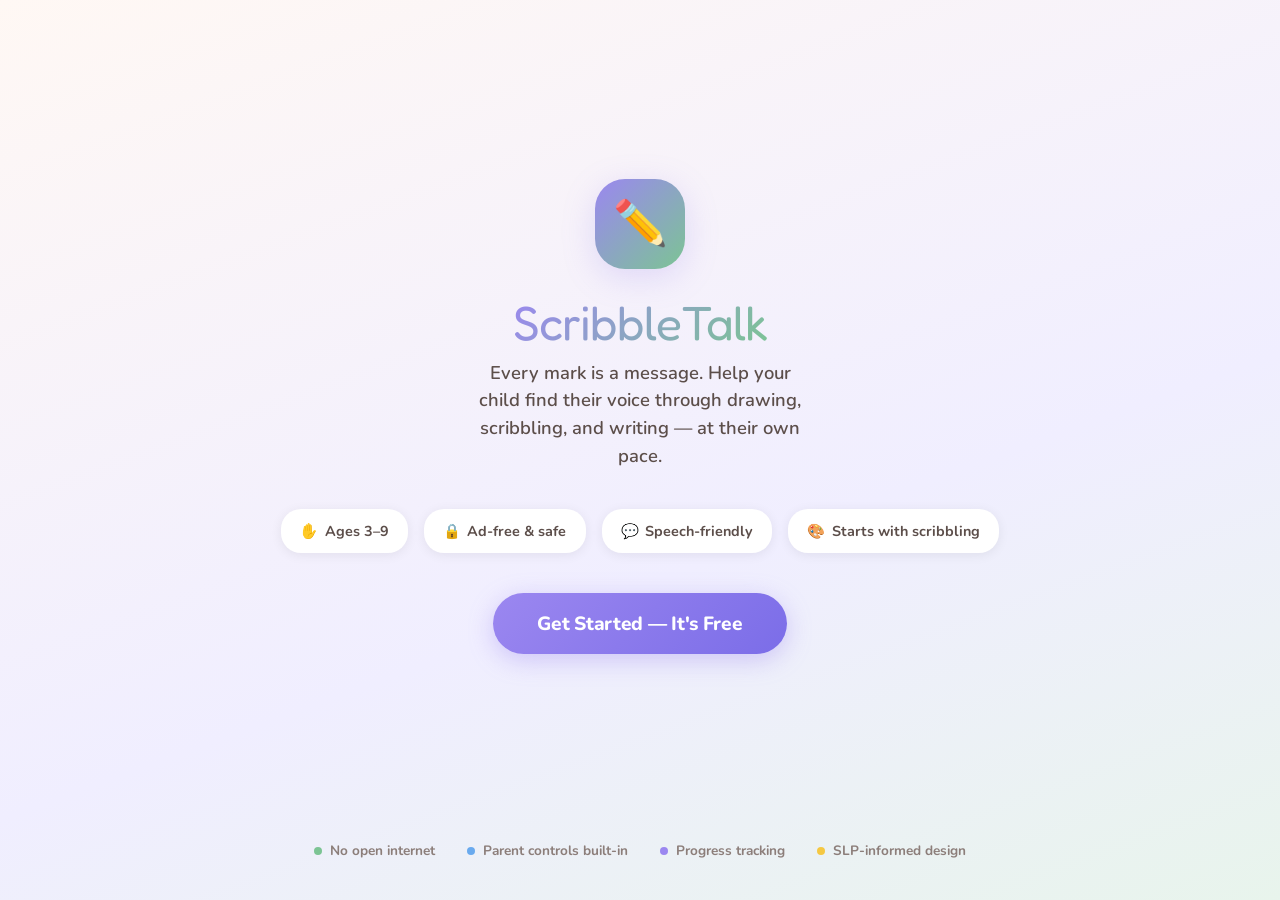
<file: scribbletalk_mvp.html>
<!DOCTYPE html>
<html lang="en">
<head>
<meta charset="UTF-8">
<meta name="viewport" content="width=device-width, initial-scale=1.0">
<title>ScribbleTalk</title>
<link href="https://fonts.googleapis.com/css2?family=Nunito:wght@400;600;700;800;900&family=Fredoka+One&display=swap" rel="stylesheet">
<style>
  *{box-sizing:border-box;margin:0;padding:0}
  :root{
    --peach:#FFF0E8;--peach2:#FFD9C2;--peach3:#FFBB99;
    --sage:#E8F4EC;--sage2:#B8DFC4;--sage3:#7CC494;
    --sky:#E8F2FF;--sky2:#B8D4F8;--sky3:#6AAAEE;
    --lavender:#F0EEFF;--lavender2:#CEC4F8;--lavender3:#9B87F0;
    --sun:#FFF8E0;--sun2:#FFE89A;--sun3:#F5C842;
    --ink:#2D2320;--ink2:#5C4E4A;--ink3:#8C7E7A;
    --white:#FFFFFF;--radius:20px;--radius-lg:28px;
  }
  body{font-family:'Nunito',sans-serif;background:#FAF7F4;color:var(--ink);min-height:100vh;overflow-x:hidden}
  .screen{display:none;min-height:100vh;animation:fadeIn 0.4s ease}
  .screen.active{display:flex;flex-direction:column}
  @keyframes fadeIn{from{opacity:0;transform:translateY(8px)}to{opacity:1;transform:translateY(0)}}

  /* ---- LANDING ---- */
  #landing{background:linear-gradient(160deg,#FFF8F4 0%,#F0EEFF 60%,#E8F4EC 100%);padding:0;overflow:hidden}
  .land-hero{display:flex;flex-direction:column;align-items:center;justify-content:center;padding:3rem 2rem 2rem;text-align:center;flex:1}
  .logo-mark{width:90px;height:90px;background:linear-gradient(135deg,var(--lavender3),var(--sage3));border-radius:30px;display:flex;align-items:center;justify-content:center;margin:0 auto 1.5rem;box-shadow:0 8px 32px rgba(155,135,240,0.25);position:relative}
  .logo-squiggle{font-size:44px;line-height:1}
  .brand-name{font-family:'Fredoka One',cursive;font-size:3rem;letter-spacing:-1px;background:linear-gradient(135deg,var(--lavender3),var(--sage3));-webkit-background-clip:text;-webkit-text-fill-color:transparent;background-clip:text;margin-bottom:.5rem}
  .brand-tag{font-size:1.15rem;color:var(--ink2);font-weight:600;margin-bottom:2.5rem;line-height:1.5;max-width:340px}
  .hero-scribbles{display:flex;gap:1rem;margin-bottom:2.5rem;flex-wrap:wrap;justify-content:center}
  .hero-scribble{background:var(--white);border-radius:var(--radius);padding:.75rem 1.2rem;font-size:.9rem;font-weight:700;color:var(--ink2);box-shadow:0 2px 12px rgba(0,0,0,0.07);display:flex;align-items:center;gap:.4rem}
  .cta-btn{background:linear-gradient(135deg,var(--lavender3),#7B6DE8);color:white;border:none;padding:1.1rem 2.8rem;border-radius:50px;font-size:1.2rem;font-weight:800;font-family:'Nunito',sans-serif;cursor:pointer;box-shadow:0 6px 24px rgba(155,135,240,0.4);transition:all 0.2s;letter-spacing:-.3px}
  .cta-btn:hover{transform:translateY(-2px);box-shadow:0 10px 32px rgba(155,135,240,0.5)}
  .cta-btn:active{transform:scale(0.97)}
  .land-trust{display:flex;gap:2rem;justify-content:center;padding:1.5rem 2rem 2.5rem;flex-wrap:wrap}
  .trust-item{display:flex;align-items:center;gap:.5rem;font-size:.85rem;font-weight:700;color:var(--ink3)}
  .trust-dot{width:8px;height:8px;border-radius:50%}

  /* ---- ONBOARDING ---- */
  #onboard{background:var(--white);padding:2rem}
  .ob-header{text-align:center;margin-bottom:2rem}
  .ob-step{font-size:.85rem;font-weight:700;color:var(--lavender3);text-transform:uppercase;letter-spacing:.05em;margin-bottom:.5rem}
  .ob-title{font-size:1.75rem;font-weight:800;color:var(--ink);margin-bottom:.5rem}
  .ob-sub{font-size:1rem;color:var(--ink2);line-height:1.6}
  .ob-form{max-width:440px;margin:0 auto;display:flex;flex-direction:column;gap:1rem}
  .field-label{font-size:.9rem;font-weight:700;color:var(--ink2);margin-bottom:.3rem}
  .field-input{width:100%;padding:.85rem 1.1rem;border:2px solid #EDE8E4;border-radius:14px;font-size:1rem;font-family:'Nunito',sans-serif;color:var(--ink);background:var(--white);transition:border-color 0.2s;outline:none}
  .field-input:focus{border-color:var(--lavender3)}
  .field-group{display:flex;flex-direction:column}
  .age-chips{display:flex;gap:.75rem;flex-wrap:wrap;margin-top:.5rem}
  .age-chip{padding:.5rem 1.2rem;border-radius:50px;border:2px solid #EDE8E4;font-size:.9rem;font-weight:700;cursor:pointer;transition:all 0.15s;background:var(--white);color:var(--ink2)}
  .age-chip.sel{background:var(--lavender3);border-color:var(--lavender3);color:white}
  .ob-next{width:100%;padding:1rem;background:linear-gradient(135deg,var(--lavender3),#7B6DE8);color:white;border:none;border-radius:14px;font-size:1.1rem;font-weight:800;font-family:'Nunito',sans-serif;cursor:pointer;margin-top:.5rem;transition:all 0.2s}
  .ob-next:hover{transform:translateY(-1px)}
  .ob-back{background:none;border:none;color:var(--ink3);font-size:.9rem;font-weight:600;font-family:'Nunito',sans-serif;cursor:pointer;padding:.5rem;margin-top:.5rem}
  .goals-grid{display:grid;grid-template-columns:1fr 1fr;gap:.75rem;margin-top:.5rem}
  .goal-card{padding:.85rem;border:2px solid #EDE8E4;border-radius:14px;cursor:pointer;transition:all 0.15s;text-align:left}
  .goal-card.sel{border-color:var(--sage3);background:var(--sage)}
  .goal-card .goal-icon{font-size:1.4rem;margin-bottom:.3rem}
  .goal-card .goal-name{font-size:.9rem;font-weight:700;color:var(--ink)}

  /* ---- CHILD HOME ---- */
  #child-home{background:linear-gradient(180deg,#FFF8F4 0%,#F4F0FF 100%);padding:1.5rem}
  .child-greeting{text-align:center;margin-bottom:2rem}
  .child-name-big{font-family:'Fredoka One',cursive;font-size:2.5rem;color:var(--ink);margin-bottom:.25rem}
  .child-sub{font-size:1rem;color:var(--ink2);font-weight:600}
  .child-activities{display:flex;flex-direction:column;gap:1rem;max-width:480px;margin:0 auto}
  .activity-card{border-radius:var(--radius-lg);padding:1.4rem 1.5rem;display:flex;align-items:center;gap:1.2rem;cursor:pointer;transition:all 0.2s;border:3px solid transparent;position:relative;overflow:hidden}
  .activity-card:hover{transform:scale(1.02);box-shadow:0 8px 32px rgba(0,0,0,0.1)}
  .activity-card:active{transform:scale(0.98)}
  .activity-card.scribble{background:linear-gradient(135deg,#FFF0E8,#FFD9C2);border-color:var(--peach3)}
  .activity-card.trace{background:linear-gradient(135deg,#E8F2FF,#B8D4F8);border-color:var(--sky3)}
  .activity-card.words{background:linear-gradient(135deg,#E8F4EC,#B8DFC4);border-color:var(--sage3)}
  .activity-card.draw{background:linear-gradient(135deg,#F0EEFF,#CEC4F8);border-color:var(--lavender3)}
  .act-icon{width:60px;height:60px;border-radius:18px;background:rgba(255,255,255,0.7);display:flex;align-items:center;justify-content:center;font-size:2rem;flex-shrink:0}
  .act-text .act-title{font-family:'Fredoka One',cursive;font-size:1.4rem;color:var(--ink);margin-bottom:.1rem}
  .act-text .act-desc{font-size:.85rem;color:var(--ink2);font-weight:600}
  .parent-corner{position:fixed;top:1rem;right:1rem;background:rgba(255,255,255,0.9);border:2px solid #EDE8E4;border-radius:50px;padding:.4rem 1rem;font-size:.8rem;font-weight:700;color:var(--ink2);cursor:pointer;z-index:100;backdrop-filter:blur(8px)}

  /* ---- SCRIBBLE CANVAS ---- */
  #scribble{background:#FAFAF8;padding:0;position:relative}
  .canvas-header{display:flex;align-items:center;gap:1rem;padding:1rem 1.5rem;background:white;border-bottom:2px solid #F0EDE8}
  .back-btn{width:44px;height:44px;border-radius:14px;border:2px solid #EDE8E4;background:white;cursor:pointer;display:flex;align-items:center;justify-content:center;font-size:1.3rem;flex-shrink:0;transition:background 0.15s}
  .back-btn:hover{background:#F5F0EC}
  .canvas-title{font-family:'Fredoka One',cursive;font-size:1.5rem;color:var(--ink);flex:1}
  .canvas-wrap{flex:1;position:relative;overflow:hidden}
  canvas#drawCanvas{width:100%;height:100%;touch-action:none;cursor:crosshair;display:block}
  .tools-panel{display:flex;flex-direction:column;position:absolute;right:1rem;top:1rem;gap:.6rem;background:white;border-radius:20px;padding:.75rem .6rem;box-shadow:0 4px 20px rgba(0,0,0,0.1)}
  .tool-btn{width:44px;height:44px;border-radius:12px;border:2px solid #EDE8E4;background:white;cursor:pointer;display:flex;align-items:center;justify-content:center;font-size:1.3rem;transition:all 0.15s}
  .tool-btn:hover,.tool-btn.active{background:var(--lavender);border-color:var(--lavender3)}
  .color-panel{display:flex;position:absolute;left:1rem;bottom:1rem;gap:.6rem;background:white;border-radius:50px;padding:.65rem .75rem;box-shadow:0 4px 20px rgba(0,0,0,0.1)}
  .color-dot{width:36px;height:36px;border-radius:50%;cursor:pointer;border:3px solid transparent;transition:all 0.15s;flex-shrink:0}
  .color-dot.active,.color-dot:hover{transform:scale(1.2);border-color:var(--ink)}
  .size-panel{position:absolute;left:1rem;top:1rem;display:flex;gap:.5rem;background:white;border-radius:50px;padding:.5rem .75rem;box-shadow:0 4px 20px rgba(0,0,0,0.1)}
  .size-btn{border:2px solid #EDE8E4;background:white;border-radius:50px;cursor:pointer;display:flex;align-items:center;justify-content:center;transition:all 0.15s;padding:.3rem .7rem;font-size:.8rem;font-weight:700;color:var(--ink2)}
  .size-btn.active{background:var(--lavender);border-color:var(--lavender3);color:var(--ink)}
  .celebrate-msg{position:absolute;top:50%;left:50%;transform:translate(-50%,-50%);background:white;border-radius:var(--radius-lg);padding:2rem 3rem;text-align:center;box-shadow:0 16px 48px rgba(0,0,0,0.15);display:none;z-index:10;animation:popIn 0.4s ease}
  @keyframes popIn{from{opacity:0;transform:translate(-50%,-50%) scale(0.8)}to{opacity:1;transform:translate(-50%,-50%) scale(1)}}
  .celebrate-emoji{font-size:3rem;margin-bottom:.5rem}
  .celebrate-text{font-family:'Fredoka One',cursive;font-size:1.6rem;color:var(--ink)}
  .celebrate-sub{font-size:.9rem;color:var(--ink2);font-weight:600;margin-top:.3rem}
  .celebrate-close{margin-top:1rem;padding:.6rem 1.5rem;background:linear-gradient(135deg,var(--lavender3),#7B6DE8);color:white;border:none;border-radius:50px;font-size:1rem;font-weight:700;font-family:'Nunito',sans-serif;cursor:pointer}

  /* ---- TRACING ---- */
  #tracing{background:#F4F9FF;padding:0}
  .trace-header{display:flex;align-items:center;gap:1rem;padding:1rem 1.5rem;background:white;border-bottom:2px solid #E8F0F8}
  .letter-picker{display:flex;gap:.6rem;padding:.75rem 1.5rem;overflow-x:auto;background:white;border-bottom:2px solid #E8F0F8}
  .letter-chip{width:52px;height:52px;border-radius:14px;border:2px solid #D8E8F4;background:white;cursor:pointer;display:flex;align-items:center;justify-content:center;font-family:'Fredoka One',cursive;font-size:1.5rem;color:var(--ink2);flex-shrink:0;transition:all 0.15s}
  .letter-chip.active{background:var(--sky2);border-color:var(--sky3);color:var(--ink)}
  .trace-area{flex:1;display:flex;flex-direction:column;align-items:center;justify-content:center;padding:1.5rem;gap:1.5rem}
  .trace-instructions{text-align:center;background:white;border-radius:var(--radius);padding:1rem 1.5rem;box-shadow:0 2px 12px rgba(0,0,0,0.06);max-width:360px;width:100%}
  .trace-instr-text{font-size:1rem;font-weight:700;color:var(--ink2)}
  .trace-canvas-wrap{background:white;border-radius:var(--radius-lg);padding:1rem;box-shadow:0 4px 24px rgba(0,0,0,0.08);position:relative;width:100%;max-width:400px}
  canvas#traceCanvas{display:block;width:100%;border-radius:12px}
  .trace-actions{display:flex;gap:1rem;justify-content:center}
  .trace-action-btn{padding:.75rem 1.75rem;border-radius:50px;border:none;font-size:1rem;font-weight:800;font-family:'Nunito',sans-serif;cursor:pointer;transition:all 0.2s}
  .ta-clear{background:#F0EDE8;color:var(--ink2)}
  .ta-next{background:linear-gradient(135deg,var(--sky3),#4E8ED4);color:white;box-shadow:0 4px 16px rgba(110,170,238,0.4)}
  .sound-btn{width:52px;height:52px;border-radius:50%;background:linear-gradient(135deg,var(--sun2),var(--sun3));border:none;cursor:pointer;font-size:1.4rem;display:flex;align-items:center;justify-content:center;box-shadow:0 4px 16px rgba(245,200,66,0.4);transition:all 0.2s;flex-shrink:0}
  .sound-btn:active{transform:scale(0.9)}

  /* ---- PARENT DASHBOARD ---- */
  #dashboard{background:#F8F5FF;padding:0}
  .dash-header{background:linear-gradient(135deg,var(--lavender3),#7B6DE8);padding:1.5rem;color:white}
  .dash-title{font-family:'Fredoka One',cursive;font-size:1.8rem;margin-bottom:.25rem}
  .dash-sub{font-size:.9rem;opacity:.85;font-weight:600}
  .dash-body{padding:1.5rem;display:flex;flex-direction:column;gap:1.5rem;flex:1;overflow-y:auto}
  .dash-section{background:white;border-radius:var(--radius-lg);padding:1.25rem;box-shadow:0 2px 12px rgba(155,135,240,0.08)}
  .dash-section-title{font-size.9rem;font-weight:800;color:var(--ink);margin-bottom:1rem;display:flex;align-items:center;gap:.5rem}
  .metrics-row{display:grid;grid-template-columns:1fr 1fr 1fr;gap:.75rem}
  .metric-card{background:var(--lavender);border-radius:14px;padding:.85rem;text-align:center}
  .metric-num{font-family:'Fredoka One',cursive;font-size:2rem;color:var(--lavender3)}
  .metric-label{font-size:.75rem;font-weight:700;color:var(--ink2);margin-top:.1rem}
  .progress-bars{display:flex;flex-direction:column;gap:.85rem}
  .prog-item{display:flex;flex-direction:column;gap:.3rem}
  .prog-top{display:flex;justify-content:space-between;align-items:center}
  .prog-name{font-size:.9rem;font-weight:700;color:var(--ink)}
  .prog-pct{font-size:.85rem;font-weight:700;color:var(--ink3)}
  .prog-bar-bg{height:10px;background:#EDE8E4;border-radius:50px;overflow:hidden}
  .prog-bar-fill{height:100%;border-radius:50px;transition:width 1s ease}
  .activity-list{display:flex;flex-direction:column;gap:.75rem}
  .act-log{display:flex;align-items:center;gap.75rem;padding:.75rem;background:#FAFAF8;border-radius:12px;gap:.75rem}
  .act-log-icon{font-size:1.3rem;width:36px;text-align:center}
  .act-log-text{flex:1}
  .act-log-name{font-size:.9rem;font-weight:700;color:var(--ink)}
  .act-log-time{font-size:.8rem;color:var(--ink3);font-weight:600}
  .act-log-badge{font-size:.75rem;font-weight:700;padding:.2rem .7rem;border-radius:50px}
  .badge-great{background:var(--sage);color:#0F6E56}
  .badge-good{background:var(--sky);color:#185FA5}
  .settings-list{display:flex;flex-direction:column;gap:.5rem}
  .setting-row{display:flex;align-items:center;justify-content:space-between;padding:.75rem;background:#FAFAF8;border-radius:12px}
  .setting-name{font-size:.9rem;font-weight:700;color:var(--ink)}
  .toggle{width:48px;height:26px;background:#DDD;border-radius:50px;cursor:pointer;position:relative;transition:background 0.2s}
  .toggle.on{background:var(--sage3)}
  .toggle::after{content:'';position:absolute;top:3px;left:3px;width:20px;height:20px;background:white;border-radius:50%;transition:left 0.2s;box-shadow:0 2px 4px rgba(0,0,0,0.2)}
  .toggle.on::after{left:25px}
  .tip-card{background:linear-gradient(135deg,var(--sun),var(--sun2));border-radius:var(--radius);padding:1rem 1.25rem;display:flex;gap:1rem;align-items:flex-start}
  .tip-icon{font-size:1.4rem;flex-shrink:0;margin-top:.1rem}
  .tip-text{font-size:.9rem;font-weight:700;color:var(--ink2);line-height:1.5}
  .nav-tabs{display:flex;gap:.5rem;padding:0 1.5rem;background:white;border-bottom:2px solid #EDE8E4;overflow-x:auto}
  .nav-tab{padding:.75rem 1.25rem;font-size:.85rem;font-weight:700;color:var(--ink3);cursor:pointer;border-bottom:3px solid transparent;white-space:nowrap;transition:all 0.15s;font-family:'Nunito',sans-serif;background:none;border-top:none;border-left:none;border-right:none}
  .nav-tab.active{color:var(--lavender3);border-bottom-color:var(--lavender3)}
</style>
</head>
<body>

<!-- LANDING -->
<div id="landing" class="screen active">
  <div class="land-hero">
    <div class="logo-mark"><span class="logo-squiggle">✏️</span></div>
    <div class="brand-name">ScribbleTalk</div>
    <p class="brand-tag">Every mark is a message. Help your child find their voice through drawing, scribbling, and writing — at their own pace.</p>
    <div class="hero-scribbles">
      <div class="hero-scribble"><span>✋</span> Ages 3–9</div>
      <div class="hero-scribble"><span>🔒</span> Ad-free & safe</div>
      <div class="hero-scribble"><span>💬</span> Speech-friendly</div>
      <div class="hero-scribble"><span>🎨</span> Starts with scribbling</div>
    </div>
    <button class="cta-btn" onclick="go('onboard')">Get Started — It's Free</button>
  </div>
  <div class="land-trust">
    <div class="trust-item"><div class="trust-dot" style="background:var(--sage3)"></div>No open internet</div>
    <div class="trust-item"><div class="trust-dot" style="background:var(--sky3)"></div>Parent controls built-in</div>
    <div class="trust-item"><div class="trust-dot" style="background:var(--lavender3)"></div>Progress tracking</div>
    <div class="trust-item"><div class="trust-dot" style="background:var(--sun3)"></div>SLP-informed design</div>
  </div>
</div>

<!-- ONBOARDING -->
<div id="onboard" class="screen">
  <div style="padding:1.5rem 1.5rem .5rem;display:flex;align-items:center;gap:1rem">
    <button class="back-btn" onclick="go('landing')">←</button>
    <div class="ob-step">Step 1 of 3 — About you</div>
  </div>
  <div style="flex:1;padding:1rem 1.5rem 2rem;overflow-y:auto">
    <div class="ob-header">
      <div class="ob-title">Let's set things up 🌱</div>
      <div class="ob-sub">This takes 2 minutes. Everything stays private on your device.</div>
    </div>
    <div class="ob-form">
      <div class="field-group">
        <div class="field-label">Your name (parent or caregiver)</div>
        <input class="field-input" id="parentName" type="text" placeholder="e.g. Amina" />
      </div>
      <div class="field-group">
        <div class="field-label">Your child's name</div>
        <input class="field-input" id="childName" type="text" placeholder="e.g. Temi" />
      </div>
      <div class="field-group">
        <div class="field-label">Child's age</div>
        <div class="age-chips" id="ageChips">
          <div class="age-chip" onclick="selAge(this,'3')">3</div>
          <div class="age-chip" onclick="selAge(this,'4')">4</div>
          <div class="age-chip" onclick="selAge(this,'5')">5</div>
          <div class="age-chip" onclick="selAge(this,'6')">6</div>
          <div class="age-chip" onclick="selAge(this,'7')">7</div>
          <div class="age-chip" onclick="selAge(this,'8')">8</div>
          <div class="age-chip" onclick="selAge(this,'9+')">9+</div>
        </div>
      </div>
      <div class="field-group">
        <div class="field-label">What are your goals? (pick any)</div>
        <div class="goals-grid">
          <div class="goal-card" onclick="toggleGoal(this)">
            <div class="goal-icon">🖊️</div>
            <div class="goal-name">Scribbling & marks</div>
          </div>
          <div class="goal-card" onclick="toggleGoal(this)">
            <div class="goal-icon">🔤</div>
            <div class="goal-name">Letter tracing</div>
          </div>
          <div class="goal-card" onclick="toggleGoal(this)">
            <div class="goal-icon">🔊</div>
            <div class="goal-name">Sound-letter links</div>
          </div>
          <div class="goal-card" onclick="toggleGoal(this)">
            <div class="goal-icon">💬</div>
            <div class="goal-name">Expressive writing</div>
          </div>
        </div>
      </div>
      <button class="ob-next" onclick="finishOnboard()">Continue →</button>
      <button class="ob-back" onclick="go('landing')">← Back</button>
    </div>
  </div>
</div>

<!-- CHILD HOME -->
<div id="child-home" class="screen">
  <button class="parent-corner" onclick="go('dashboard')">👩 Parent</button>
  <div style="flex:1;display:flex;flex-direction:column;justify-content:center;padding:2rem;overflow-y:auto">
    <div class="child-greeting">
      <div class="child-name-big" id="childNameDisplay">Hello, Temi! 👋</div>
      <div class="child-sub">What shall we make today?</div>
    </div>
    <div class="child-activities">
      <div class="activity-card scribble" onclick="go('scribble')">
        <div class="act-icon">🎨</div>
        <div class="act-text">
          <div class="act-title">Free Scribble</div>
          <div class="act-desc">Draw and make any marks you like!</div>
        </div>
      </div>
      <div class="activity-card trace" onclick="go('tracing')">
        <div class="act-icon">✏️</div>
        <div class="act-text">
          <div class="act-title">Trace Letters</div>
          <div class="act-desc">Follow the dotted lines</div>
        </div>
      </div>
      <div class="activity-card words" onclick="alert('Build-a-Word coming in Phase 2! 🌱')">
        <div class="act-icon">🔤</div>
        <div class="act-text">
          <div class="act-title">Build a Word</div>
          <div class="act-desc">Drag and drop letters</div>
        </div>
      </div>
      <div class="activity-card draw" onclick="alert('Draw & Tell coming in Phase 2! 🌟')">
        <div class="act-icon">📖</div>
        <div class="act-text">
          <div class="act-title">Draw & Tell</div>
          <div class="act-desc">Draw a story, then tell it</div>
        </div>
      </div>
    </div>
  </div>
</div>

<!-- SCRIBBLE CANVAS -->
<div id="scribble" class="screen">
  <div class="canvas-header">
    <button class="back-btn" onclick="go('child-home')">←</button>
    <div class="canvas-title">🎨 Free Scribble</div>
    <div style="font-size:.85rem;font-weight:700;color:var(--ink3)" id="strokeCount">0 marks made</div>
  </div>
  <div class="canvas-wrap" id="canvasWrap">
    <canvas id="drawCanvas"></canvas>
    <div class="size-panel">
      <button class="size-btn active" onclick="setSize(6,this)">S</button>
      <button class="size-btn" onclick="setSize(14,this)">M</button>
      <button class="size-btn" onclick="setSize(26,this)">L</button>
      <button class="size-btn" onclick="setSize(44,this)">XL</button>
    </div>
    <div class="tools-panel">
      <button class="tool-btn active" id="drawTool" onclick="setTool('draw',this)" title="Draw">✏️</button>
      <button class="tool-btn" id="eraseTool" onclick="setTool('erase',this)" title="Erase">🧹</button>
      <button class="tool-btn" onclick="clearCanvas()" title="Clear all">🗑️</button>
      <button class="tool-btn" onclick="celebrateScribble()" title="Done!">⭐</button>
    </div>
    <div class="color-panel">
      <div class="color-dot active" style="background:#E24B4A" onclick="setColor('#E24B4A',this)"></div>
      <div class="color-dot" style="background:#F5A623" onclick="setColor('#F5A623',this)"></div>
      <div class="color-dot" style="background:#F5C842" onclick="setColor('#F5C842',this)"></div>
      <div class="color-dot" style="background:#7CC494" onclick="setColor('#7CC494',this)"></div>
      <div class="color-dot" style="background:#6AAAEE" onclick="setColor('#6AAAEE',this)"></div>
      <div class="color-dot" style="background:#9B87F0" onclick="setColor('#9B87F0',this)"></div>
      <div class="color-dot" style="background:#D4537E" onclick="setColor('#D4537E',this)"></div>
      <div class="color-dot" style="background:#2D2320" onclick="setColor('#2D2320',this)"></div>
    </div>
    <div class="celebrate-msg" id="celebrateMsg">
      <div class="celebrate-emoji">🌟</div>
      <div class="celebrate-text">Amazing work!</div>
      <div class="celebrate-sub">You made <span id="celebrateStrokes">lots of</span> marks today</div>
      <button class="celebrate-close" onclick="document.getElementById('celebrateMsg').style.display='none'">Keep going 🎨</button>
    </div>
  </div>
</div>

<!-- TRACING -->
<div id="tracing" class="screen">
  <div class="trace-header">
    <button class="back-btn" onclick="go('child-home')">←</button>
    <div class="canvas-title" style="color:var(--ink)">✏️ Trace Letters</div>
    <button class="sound-btn" onclick="playLetterSound()" title="Hear the sound">🔊</button>
  </div>
  <div class="letter-picker" id="letterPicker"></div>
  <div class="trace-area">
    <div class="trace-instructions">
      <div class="trace-instr-text" id="traceInstr">Follow the dotted lines with your finger or mouse ✨</div>
    </div>
    <div class="trace-canvas-wrap">
      <canvas id="traceCanvas" width="360" height="280"></canvas>
    </div>
    <div class="trace-actions">
      <button class="trace-action-btn ta-clear" onclick="clearTrace()">Try again 🔄</button>
      <button class="trace-action-btn ta-next" onclick="nextLetter()">Next letter →</button>
    </div>
  </div>
</div>

<!-- PARENT DASHBOARD -->
<div id="dashboard" class="screen">
  <div class="dash-header">
    <div style="display:flex;justify-content:space-between;align-items:flex-start">
      <div>
        <div class="dash-title">Parent Dashboard</div>
        <div class="dash-sub" id="dashChildName">Temi's progress</div>
      </div>
      <button onclick="go('child-home')" style="background:rgba(255,255,255,0.2);border:none;border-radius:50px;padding:.4rem 1rem;font-size:.85rem;font-weight:700;color:white;cursor:pointer;font-family:'Nunito',sans-serif">← Child view</button>
    </div>
  </div>
  <div style="display:flex;overflow-x:auto;background:white;border-bottom:2px solid #EDE8E4">
    <button class="nav-tab active" onclick="switchDashTab(this,'tab-overview')">Overview</button>
    <button class="nav-tab" onclick="switchDashTab(this,'tab-progress')">Progress</button>
    <button class="nav-tab" onclick="switchDashTab(this,'tab-activity')">Activity Log</button>
    <button class="nav-tab" onclick="switchDashTab(this,'tab-settings')">Controls</button>
    <button class="nav-tab" onclick="switchDashTab(this,'tab-tips')">Tips</button>
  </div>
  <div class="dash-body">
    <!-- OVERVIEW TAB -->
    <div id="tab-overview">
      <div class="dash-section">
        <div class="dash-section-title">📊 This week</div>
        <div class="metrics-row">
          <div class="metric-card"><div class="metric-num">7</div><div class="metric-label">Sessions</div></div>
          <div class="metric-card"><div class="metric-num">43m</div><div class="metric-label">Total time</div></div>
          <div class="metric-card" style="background:var(--sage)"><div class="metric-num" style="color:var(--sage3)">🌟 4</div><div class="metric-label">Stars earned</div></div>
        </div>
      </div>
      <div class="dash-section">
        <div class="dash-section-title">🗓️ Today's suggestion</div>
        <div class="tip-card">
          <div class="tip-icon">✨</div>
          <div class="tip-text">Try the Tracing module today — Temi has been doing well with circles. Next step: letter O tracing with large brush.</div>
        </div>
      </div>
    </div>
    <!-- PROGRESS TAB -->
    <div id="tab-progress" style="display:none">
      <div class="dash-section">
        <div class="dash-section-title">📈 Development stages</div>
        <div class="progress-bars">
          <div class="prog-item">
            <div class="prog-top"><span class="prog-name">🎨 Free scribbling</span><span class="prog-pct">85%</span></div>
            <div class="prog-bar-bg"><div class="prog-bar-fill" style="width:85%;background:linear-gradient(90deg,#FFBB99,#F5A623)"></div></div>
          </div>
          <div class="prog-item">
            <div class="prog-top"><span class="prog-name">📏 Controlled strokes</span><span class="prog-pct">60%</span></div>
            <div class="prog-bar-bg"><div class="prog-bar-fill" style="width:60%;background:linear-gradient(90deg,#B8D4F8,#6AAAEE)"></div></div>
          </div>
          <div class="prog-item">
            <div class="prog-top"><span class="prog-name">🔤 Letter tracing</span><span class="prog-pct">35%</span></div>
            <div class="prog-bar-bg"><div class="prog-bar-fill" style="width:35%;background:linear-gradient(90deg,#CEC4F8,#9B87F0)"></div></div>
          </div>
          <div class="prog-item">
            <div class="prog-top"><span class="prog-name">📖 Picture-to-word</span><span class="prog-pct">10%</span></div>
            <div class="prog-bar-bg"><div class="prog-bar-fill" style="width:10%;background:linear-gradient(90deg,#B8DFC4,#7CC494)"></div></div>
          </div>
          <div class="prog-item">
            <div class="prog-top"><span class="prog-name">💬 Word building</span><span class="prog-pct">5%</span></div>
            <div class="prog-bar-bg"><div class="prog-bar-fill" style="width:5%;background:linear-gradient(90deg,#F4C0D1,#D4537E)"></div></div>
          </div>
        </div>
      </div>
      <div class="dash-section">
        <div class="dash-section-title">🏅 Letters worked on</div>
        <div style="display:flex;gap:.6rem;flex-wrap:wrap">
          <span style="padding:.4rem .9rem;background:var(--sky);color:var(--sky3);border-radius:50px;font-weight:800;font-size:.9rem">A</span>
          <span style="padding:.4rem .9rem;background:var(--sky);color:var(--sky3);border-radius:50px;font-weight:800;font-size:.9rem">B</span>
          <span style="padding:.4rem .9rem;background:var(--sage);color:var(--sage3);border-radius:50px;font-weight:800;font-size:.9rem">C</span>
          <span style="padding:.4rem .9rem;background:var(--sky);color:var(--sky3);border-radius:50px;font-weight:800;font-size:.9rem">D</span>
          <span style="padding:.4rem .9rem;background:var(--sky);color:var(--sky3);border-radius:50px;font-weight:800;font-size:.9rem">E</span>
          <span style="padding:.4rem .9rem;background:var(--lavender);color:var(--lavender3);border-radius:50px;font-weight:800;font-size:.9rem">O</span>
          <span style="padding:.4rem .9rem;background:var(--peach);color:#D85A30;border-radius:50px;font-weight:800;font-size:.9rem">S</span>
          <span style="padding:.4rem .9rem;background:#F0EDE8;color:var(--ink3);border-radius:50px;font-weight:700;font-size:.9rem">+ 19 to go</span>
        </div>
      </div>
    </div>
    <!-- ACTIVITY LOG -->
    <div id="tab-activity" style="display:none">
      <div class="dash-section">
        <div class="dash-section-title">📋 Recent sessions</div>
        <div class="activity-list">
          <div class="act-log"><div class="act-log-icon">🎨</div><div class="act-log-text"><div class="act-log-name">Free Scribble</div><div class="act-log-time">Today · 8 min</div></div><span class="act-log-badge badge-great">Great session</span></div>
          <div class="act-log"><div class="act-log-icon">✏️</div><div class="act-log-text"><div class="act-log-name">Traced letter A, B</div><div class="act-log-time">Yesterday · 6 min</div></div><span class="act-log-badge badge-good">Good effort</span></div>
          <div class="act-log"><div class="act-log-icon">🎨</div><div class="act-log-text"><div class="act-log-name">Free Scribble</div><div class="act-log-time">2 days ago · 11 min</div></div><span class="act-log-badge badge-great">Great session</span></div>
          <div class="act-log"><div class="act-log-icon">✏️</div><div class="act-log-text"><div class="act-log-name">Traced letters O, C</div><div class="act-log-time">3 days ago · 7 min</div></div><span class="act-log-badge badge-good">Good effort</span></div>
        </div>
      </div>
    </div>
    <!-- SETTINGS / CONTROLS -->
    <div id="tab-settings" style="display:none">
      <div class="dash-section">
        <div class="dash-section-title">🔒 Safety controls</div>
        <div class="settings-list">
          <div class="setting-row"><span class="setting-name">No open internet</span><div class="toggle on" onclick="this.classList.toggle('on')"></div></div>
          <div class="setting-row"><span class="setting-name">Ad-free mode</span><div class="toggle on" onclick="this.classList.toggle('on')"></div></div>
          <div class="setting-row"><span class="setting-name">Focus mode (hide menu)</span><div class="toggle" onclick="this.classList.toggle('on')"></div></div>
          <div class="setting-row"><span class="setting-name">Sound effects</span><div class="toggle on" onclick="this.classList.toggle('on')"></div></div>
          <div class="setting-row"><span class="setting-name">Session time limit (15 min)</span><div class="toggle on" onclick="this.classList.toggle('on')"></div></div>
          <div class="setting-row"><span class="setting-name">Left-handed canvas</span><div class="toggle" onclick="this.classList.toggle('on')"></div></div>
          <div class="setting-row"><span class="setting-name">High contrast mode</span><div class="toggle" onclick="this.classList.toggle('on')"></div></div>
        </div>
      </div>
      <div class="dash-section">
        <div class="dash-section-title">📝 Custom tracing words</div>
        <div style="font-size:.9rem;color:var(--ink2);font-weight:600;margin-bottom:.75rem">Add words for Temi to trace — family names, favorite objects</div>
        <div style="display:flex;gap:.5rem">
          <input class="field-input" placeholder="e.g. Mama, Dog, Home..." style="flex:1;padding:.65rem 1rem;font-size:.9rem" id="customWord" />
          <button onclick="addWord()" style="padding:.65rem 1.2rem;background:var(--lavender3);color:white;border:none;border-radius:12px;font-weight:700;font-size:.9rem;cursor:pointer;font-family:'Nunito',sans-serif">Add</button>
        </div>
        <div style="margin-top:.75rem;display:flex;flex-wrap:wrap;gap:.5rem" id="customWordList">
          <span style="padding:.35rem .9rem;background:var(--lavender);color:var(--lavender3);border-radius:50px;font-weight:700;font-size:.85rem">Temi</span>
          <span style="padding:.35rem .9rem;background:var(--lavender);color:var(--lavender3);border-radius:50px;font-weight:700;font-size:.85rem">Mama</span>
          <span style="padding:.35rem .9rem;background:var(--lavender);color:var(--lavender3);border-radius:50px;font-weight:700;font-size:.85rem">Dog</span>
        </div>
      </div>
    </div>
    <!-- TIPS -->
    <div id="tab-tips" style="display:none">
      <div class="dash-section">
        <div class="dash-section-title">💡 Offline reinforcement tips</div>
        <div style="display:flex;flex-direction:column;gap:.75rem">
          <div class="tip-card"><div class="tip-icon">🖊️</div><div class="tip-text">Give large crayons and big paper. Encourage scribbling without correction — every mark is a word.</div></div>
          <div class="tip-card" style="background:linear-gradient(135deg,var(--sky),var(--sky2))"><div class="tip-icon">🔊</div><div class="tip-text">Say the letter sound while your child traces it. "Ssss like snake" is more memorable than the letter name alone.</div></div>
          <div class="tip-card" style="background:linear-gradient(135deg,var(--sage),var(--sage2))"><div class="tip-icon">📸</div><div class="tip-text">Photograph your child's scribbles and ask "tell me about this." Their explanation is expressive language — celebrate it.</div></div>
          <div class="tip-card"><div class="tip-icon">🌿</div><div class="tip-text">Short sessions (5–8 minutes) are more effective than long ones. Stop before your child wants to — leave them wanting more.</div></div>
        </div>
      </div>
    </div>
  </div>
</div>

<script>
// --- State ---
let state = {childName:'Temi', parentName:'', selectedAge:'', goals:[]};
let drawCtx, traceCtx, isDrawing=false, drawColor='#E24B4A', drawSize=6, drawTool='draw';
let strokeCount=0, currentLetterIdx=0;
let traceDrawing=false;
const letters='ABCDEFGHIJKLMNOPQRSTUVWXYZ'.split('');

// --- Navigation ---
function go(id){
  document.querySelectorAll('.screen').forEach(s=>s.classList.remove('active'));
  document.getElementById(id).classList.add('active');
  if(id==='scribble') initCanvas();
  if(id==='tracing') initTracing();
  if(id==='child-home'){
    document.getElementById('childNameDisplay').textContent='Hello, '+(state.childName||'there')+' 👋';
  }
  if(id==='dashboard'){
    document.getElementById('dashChildName').textContent=(state.childName||'Your child')+"'s progress";
  }
  window.scrollTo(0,0);
}

// --- Onboarding ---
function selAge(el,age){
  document.querySelectorAll('.age-chip').forEach(c=>c.classList.remove('sel'));
  el.classList.add('sel');
  state.selectedAge=age;
}
function toggleGoal(el){el.classList.toggle('sel')}
function finishOnboard(){
  const n=document.getElementById('childName').value.trim();
  const p=document.getElementById('parentName').value.trim();
  if(n) state.childName=n;
  if(p) state.parentName=p;
  go('child-home');
}

// --- Scribble Canvas ---
function initCanvas(){
  const wrap=document.getElementById('canvasWrap');
  const c=document.getElementById('drawCanvas');
  c.width=wrap.clientWidth||window.innerWidth;
  c.height=wrap.clientHeight||window.innerHeight-80;
  drawCtx=c.getContext('2d');
  drawCtx.fillStyle='#FEFCFA';
  drawCtx.fillRect(0,0,c.width,c.height);
  addCanvasEvents(c);
}
function addCanvasEvents(c){
  c.onmousedown=e=>{isDrawing=true;startStroke(c,e.offsetX,e.offsetY)};
  c.onmousemove=e=>{if(isDrawing)drawStroke(e.offsetX,e.offsetY)};
  c.onmouseup=c.onmouseleave=()=>endStroke();
  c.ontouchstart=e=>{e.preventDefault();isDrawing=true;const t=e.touches[0],r=c.getBoundingClientRect();startStroke(c,t.clientX-r.left,t.clientY-r.top)};
  c.ontouchmove=e=>{e.preventDefault();if(!isDrawing)return;const t=e.touches[0],r=c.getBoundingClientRect();drawStroke(t.clientX-r.left,t.clientY-r.top)};
  c.ontouchend=()=>endStroke();
}
function startStroke(c,x,y){
  drawCtx.beginPath();drawCtx.moveTo(x,y);
}
function drawStroke(x,y){
  if(drawTool==='erase'){
    drawCtx.globalCompositeOperation='destination-out';
    drawCtx.beginPath();drawCtx.arc(x,y,drawSize*2,0,Math.PI*2);drawCtx.fill();
    drawCtx.globalCompositeOperation='source-over';
  } else {
    drawCtx.lineTo(x,y);
    drawCtx.strokeStyle=drawColor;
    drawCtx.lineWidth=drawSize;
    drawCtx.lineCap='round';drawCtx.lineJoin='round';
    drawCtx.stroke();
  }
}
function endStroke(){
  if(isDrawing){isDrawing=false;strokeCount++;document.getElementById('strokeCount').textContent=strokeCount+' mark'+(strokeCount===1?'':'s')+' made';}
}
function setColor(c,el){
  drawColor=c;setTool('draw',document.getElementById('drawTool'));
  document.querySelectorAll('.color-dot').forEach(d=>d.classList.remove('active'));el.classList.add('active');
}
function setSize(s,el){
  drawSize=s;
  document.querySelectorAll('.size-btn').forEach(b=>b.classList.remove('active'));el.classList.add('active');
}
function setTool(t,el){
  drawTool=t;
  document.querySelectorAll('.tool-btn').forEach(b=>b.classList.remove('active'));el.classList.add('active');
}
function clearCanvas(){
  if(drawCtx){drawCtx.fillStyle='#FEFCFA';drawCtx.fillRect(0,0,drawCtx.canvas.width,drawCtx.canvas.height);}
  strokeCount=0;document.getElementById('strokeCount').textContent='0 marks made';
}
function celebrateScribble(){
  const msg=document.getElementById('celebrateMsg');
  document.getElementById('celebrateStrokes').textContent=strokeCount||'some';
  msg.style.display='block';
}

// --- Tracing ---
function initTracing(){
  const picker=document.getElementById('letterPicker');
  picker.innerHTML='';
  letters.forEach((l,i)=>{
    const chip=document.createElement('div');
    chip.className='letter-chip'+(i===0?' active':'');
    chip.textContent=l;
    chip.onclick=()=>{currentLetterIdx=i;selectLetter(i);document.querySelectorAll('.letter-chip').forEach(c=>c.classList.remove('active'));chip.classList.add('active')};
    picker.appendChild(chip);
  });
  currentLetterIdx=0;
  drawTraceLetter();
  setupTraceCanvas();
}
function selectLetter(i){currentLetterIdx=i;drawTraceLetter();clearTrace();}
function nextLetter(){
  currentLetterIdx=(currentLetterIdx+1)%letters.length;
  document.querySelectorAll('.letter-chip').forEach((c,i)=>c.classList.toggle('active',i===currentLetterIdx));
  const picker=document.getElementById('letterPicker');
  const chips=[...picker.children];
  if(chips[currentLetterIdx]) chips[currentLetterIdx].scrollIntoView({behavior:'smooth',block:'nearest',inline:'center'});
  drawTraceLetter();clearTrace();
}
function drawTraceLetter(){
  const c=document.getElementById('traceCanvas');
  const ctx=c.getContext('2d');
  const letter=letters[currentLetterIdx];
  ctx.clearRect(0,0,c.width,c.height);
  ctx.fillStyle='#F8F9FA';ctx.fillRect(0,0,c.width,c.height);
  ctx.font='bold 180px Fredoka One, cursive';
  ctx.fillStyle='rgba(200,195,230,0.4)';
  ctx.textAlign='center';ctx.textBaseline='middle';
  ctx.fillText(letter,c.width/2,c.height/2);
  // Dotted guide
  ctx.setLineDash([8,8]);ctx.strokeStyle='rgba(155,135,240,0.35)';ctx.lineWidth=3;
  ctx.font='bold 180px Fredoka One, cursive';
  ctx.strokeText(letter,c.width/2,c.height/2);
  ctx.setLineDash([]);
  document.getElementById('traceInstr').textContent='Trace the letter '+letter+' — follow the shape ✨';
}
function setupTraceCanvas(){
  const c=document.getElementById('traceCanvas');
  let drawing=false;
  const ctx=c.getContext('2d');
  function getPos(e){
    const r=c.getBoundingClientRect();
    const scaleX=c.width/r.width, scaleY=c.height/r.height;
    if(e.touches) return {x:(e.touches[0].clientX-r.left)*scaleX,y:(e.touches[0].clientY-r.top)*scaleY};
    return {x:(e.clientX-r.left)*scaleX,y:(e.clientY-r.top)*scaleY};
  }
  c.onmousedown=e=>{drawing=true;const p=getPos(e);ctx.beginPath();ctx.moveTo(p.x,p.y)};
  c.onmousemove=e=>{if(!drawing)return;const p=getPos(e);ctx.lineTo(p.x,p.y);ctx.strokeStyle='#9B87F0';ctx.lineWidth=8;ctx.lineCap='round';ctx.lineJoin='round';ctx.stroke()};
  c.onmouseup=c.onmouseleave=()=>{drawing=false};
  c.ontouchstart=e=>{e.preventDefault();drawing=true;const p=getPos(e);ctx.beginPath();ctx.moveTo(p.x,p.y)};
  c.ontouchmove=e=>{e.preventDefault();if(!drawing)return;const p=getPos(e);ctx.lineTo(p.x,p.y);ctx.strokeStyle='#9B87F0';ctx.lineWidth=8;ctx.lineCap='round';ctx.lineJoin='round';ctx.stroke()};
  c.ontouchend=()=>{drawing=false};
}
function clearTrace(){
  drawTraceLetter();setupTraceCanvas();
}
function playLetterSound(){
  const l=letters[currentLetterIdx];
  if('speechSynthesis' in window){
    const u=new SpeechSynthesisUtterance(l+' says '+l.toLowerCase());
    u.rate=0.8;u.pitch=1.1;window.speechSynthesis.speak(u);
  }
}

// --- Dashboard ---
function switchDashTab(btn, tabId){
  document.querySelectorAll('.nav-tab').forEach(t=>t.classList.remove('active'));
  btn.classList.add('active');
  ['tab-overview','tab-progress','tab-activity','tab-settings','tab-tips'].forEach(id=>{
    const el=document.getElementById(id);
    if(el) el.style.display=(id===tabId)?'block':'none';
  });
}
function addWord(){
  const input=document.getElementById('customWord');
  const w=input.value.trim();
  if(!w)return;
  const list=document.getElementById('customWordList');
  const span=document.createElement('span');
  span.style.cssText='padding:.35rem .9rem;background:var(--lavender);color:var(--lavender3);border-radius:50px;font-weight:700;font-size:.85rem';
  span.textContent=w;
  list.appendChild(span);
  input.value='';
}

// Handle resize
window.addEventListener('resize',()=>{
  if(document.getElementById('scribble').classList.contains('active')) initCanvas();
});
</script>
</body>
</html>
</file>
